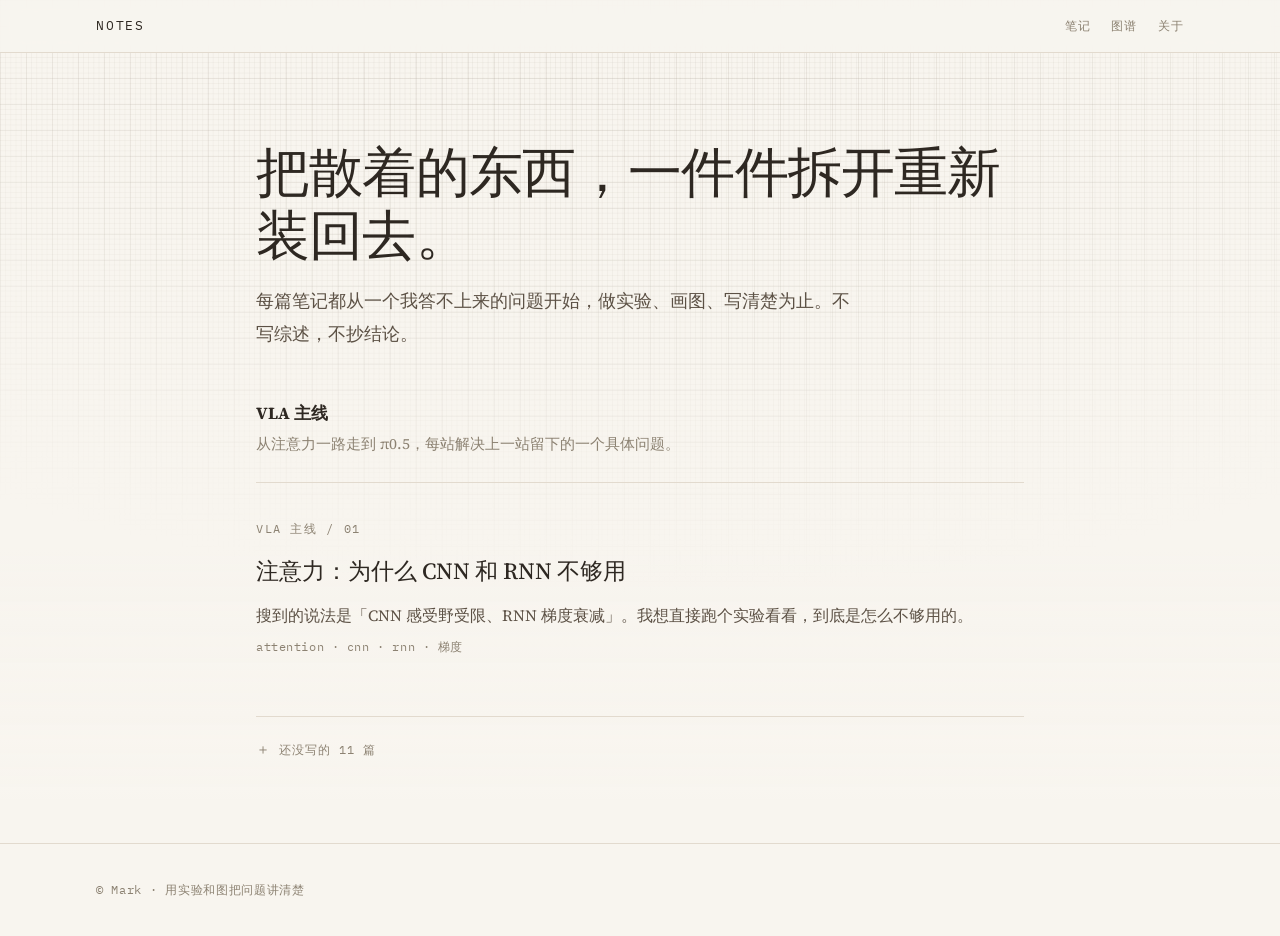
<file: index.html>
<!doctype html>
<html lang="zh-CN"><head>
<meta charset="utf-8">
<meta name="viewport" content="width=device-width,initial-scale=1">
<title>学习笔记</title>
<meta name="description" content="把散着的东西，一件件拆开重新装回去。">
<link rel="preconnect" href="https://fonts.googleapis.com">
<link rel="preconnect" href="https://fonts.gstatic.com" crossorigin>
<link href="https://fonts.googleapis.com/css2?family=Source+Serif+4:opsz,wght@8..60,400;8..60,500;8..60,600&family=IBM+Plex+Mono:wght@400;500&family=Inter:wght@400;500&display=swap" rel="stylesheet">
<link rel="icon" href="assets/favicon.svg" type="image/svg+xml">
<meta property="og:title" content="学习笔记">
<meta property="og:description" content="把散着的东西，一件件拆开重新装回去。">
<meta property="og:type" content="website">
<link rel="stylesheet" href="assets/style.css">

</head><body>
<header class="site"><div class="wrap">
  <a class="brand" href="index.html">NOTES</a>
  <nav><a href="index.html" class=on>笔记</a><a href="map.html">图谱</a><a href="about.html">关于</a></nav>
</div></header>

<div class="wrap hero"><div class="col">
  <h1>把散着的东西，一件件拆开重新装回去。</h1>
  <p>每篇笔记都从一个我答不上来的问题开始，做实验、画图、写清楚为止。不写综述，不抄结论。</p>
</div></div>
<div class="wrap" style="padding-bottom:5rem"><section class="col"><h4>VLA 主线</h4><p class="series-desc">从注意力一路走到 π0.5，每站解决上一站留下的一个具体问题。</p><a class="entry" href="notes/rn01-attention/index.html"><span class="num">VLA 主线 / 01</span><h2>注意力：为什么 CNN 和 RNN 不够用</h2><p>搜到的说法是「CNN 感受野受限、RNN 梯度衰减」。我想直接跑个实验看看，到底是怎么不够用的。</p><span class="meta">attention · cnn · rnn · 梯度</span></a><details class="queue"><summary>还没写的 11 篇</summary><ol><li><span class="num">02</span><b>Transformer Block</b><span>纯注意力会秩坍缩，FFN 和残差各自在挡哪一半。</span></li><li><span class="num">03</span><b>自回归与 GPT</b><span>怎么从一个 block 变成会生成的模型。</span></li><li><span class="num">04</span><b>图像如何变成 token</b><span>ViT / CLIP / SigLIP 是三种答案。</span></li><li><span class="num">05</span><b>token 如何进入 LLM</b><span>projector 和 cross-attention 是两条独立的轴。</span></li><li><span class="num">06</span><b>模仿学习与动作表示</b><span>问题本身长什么样：多模态、连续、有时序。</span></li><li><span class="num">07</span><b>扩散模型基础</b><span>怎么把一个分布学下来，而不是学一个平均值。</span></li><li><span class="num">08</span><b>Diffusion Policy</b><span>把扩散接到动作上，多模态才没被平均掉。</span></li><li><span class="num">09</span><b>Flow Matching</b><span>同一个分布，把采样步数压下来。</span></li><li><span class="num">10</span><b>π0</b><span>前面所有零件第一次拼到一起。</span></li><li><span class="num">11</span><b>RDT2</b><span>另一条路线，同一个问题。</span></li><li><span class="num">12</span><b>π0.5</b><span>泛化靠的是数据配方，不是结构。</span></li></ol></details></section></div>
<footer class="site"><div class="wrap">© Mark · 用实验和图把问题讲清楚</div></footer>

</body></html>
</file>
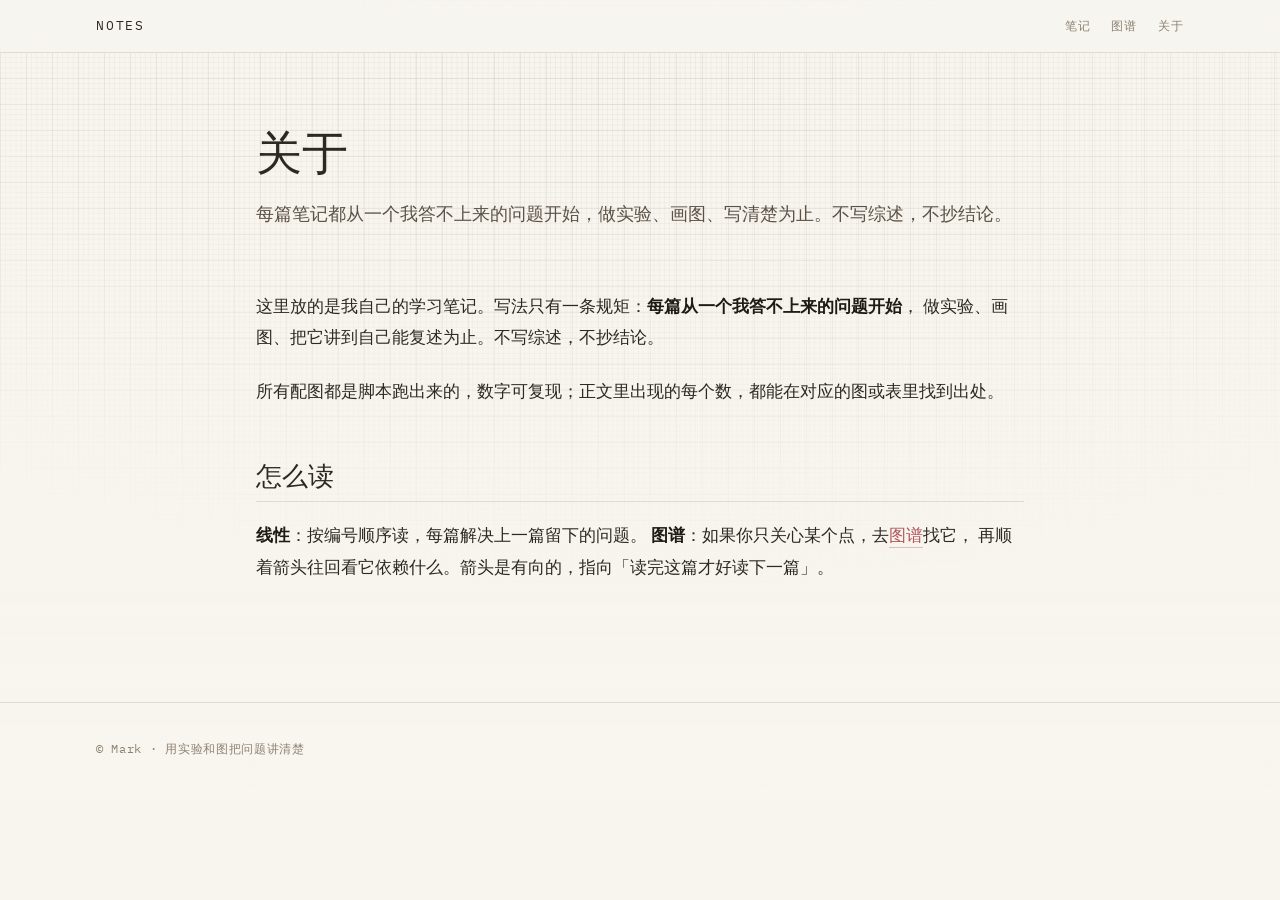
<file: about.html>
<!doctype html>
<html lang="zh-CN"><head>
<meta charset="utf-8">
<meta name="viewport" content="width=device-width,initial-scale=1">
<title>关于 · NOTES</title>
<meta name="description" content="把散着的东西，一件件拆开重新装回去。">
<link rel="preconnect" href="https://fonts.googleapis.com">
<link rel="preconnect" href="https://fonts.gstatic.com" crossorigin>
<link href="https://fonts.googleapis.com/css2?family=Source+Serif+4:opsz,wght@8..60,400;8..60,500;8..60,600&family=IBM+Plex+Mono:wght@400;500&family=Inter:wght@400;500&display=swap" rel="stylesheet">
<link rel="icon" href="assets/favicon.svg" type="image/svg+xml">
<meta property="og:title" content="关于 · NOTES">
<meta property="og:description" content="把散着的东西，一件件拆开重新装回去。">
<meta property="og:type" content="website">
<link rel="stylesheet" href="assets/style.css">

</head><body>
<header class="site"><div class="wrap">
  <a class="brand" href="index.html">NOTES</a>
  <nav><a href="index.html">笔记</a><a href="map.html">图谱</a><a href="about.html" class=on>关于</a></nav>
</div></header>

<div class="wrap post-head"><div class="col">
  <h1 class="title">关于</h1>
  <p class="lede">每篇笔记都从一个我答不上来的问题开始，做实验、画图、写清楚为止。不写综述，不抄结论。</p>
</div></div>
<article class="wrap"><div class="col">
<p>这里放的是我自己的学习笔记。写法只有一条规矩：<strong>每篇从一个我答不上来的问题开始</strong>，
做实验、画图、把它讲到自己能复述为止。不写综述，不抄结论。</p>
<p>所有配图都是脚本跑出来的，数字可复现；正文里出现的每个数，都能在对应的图或表里找到出处。</p>
<h2 id="how">怎么读</h2>
<p><strong>线性</strong>：按编号顺序读，每篇解决上一篇留下的问题。
<strong>图谱</strong>：如果你只关心某个点，去<a href="map.html">图谱</a>找它，
再顺着箭头往回看它依赖什么。箭头是有向的，指向「读完这篇才好读下一篇」。</p>
</div></article>
<footer class="site"><div class="wrap">© Mark · 用实验和图把问题讲清楚</div></footer>

</body></html>
</file>
<file: assets/style.css>
/* ── 设计令牌 ───────────────────────────────────────────────────
   米白暖调，和 Lab 配图的 warm 主题同源（bg #FDFBF7 / ink #3A3226 / hot #C1666B）。
   中文长文的排版和英文不一样：字更密、需要更大的行高和更宽的栏。
   参考站 origami 用 620px + 14px 等宽，那是英文短文；中文照搬会挤。 */
:root{
  --bg:#F8F5EF;          /* 页面底：米白偏暖，比纯白低 3% 亮度，长文不刺眼 */
  --surface:#FDFBF7;     /* 卡片/引用底 */
  --ink:#2E2822;         /* 正文 */
  --ink-2:#5C5145;       /* 次级正文（引用内） */
  --mute:#8C8272;        /* 元信息、图注 */
  --line:#E2DACE;        /* 分隔线 */
  --hot:#B3565B;         /* 强调，取自配图的 #C1666B 压暗一档以过对比度 */
  --hot-wash:#F6EBE8;    /* 强调色的极浅底 */
  --code-bg:#F1ECE3;
  --grid-1:rgba(140,130,114,.085);   /* 小格线 */
  --grid-2:rgba(140,130,114,.16);   /* 大格线 */

  --serif:"Source Serif 4","Songti SC","Source Han Serif SC","Noto Serif SC",Georgia,serif;
  --sans:"Inter","PingFang SC","Hiragino Sans GB","Microsoft YaHei",system-ui,sans-serif;
  --mono:"IBM Plex Mono",ui-monospace,SFMono-Regular,Menlo,Consolas,monospace;

  /* 排版比例：中文一行 40~46 个字最舒服，48rem ÷ 17px ≈ 45 字。
     图区比正文栏宽一档，容得下两张并排。 */
  --measure:48rem;       /* 正文栏 768px ≈ 45 字/行 */
  --wide:68rem;          /* 图区 1088px，= 两张并排 + 间距 */
  --fig-gap:1.6rem;      /* 并排图之间 */
  --fs:1.0625rem;        /* 17px */
  --lh:1.85;
}
@media (max-width:48rem){ :root{ --fs:1rem; --lh:1.8 } }

/* ── 网格底：固定一层，不随滚动。小格 5px、大格 25px，线只有几个百分点的
   透明度，靠 mask 从上往下渐隐 —— 有纸感但不抢正文。 */
body::before{
  content:"";position:fixed;inset:0;z-index:-1;pointer-events:none;
  --cell:26px;
  background-image:
    linear-gradient(var(--grid-1) 0 1px,transparent 1px calc(var(--cell) / 5)),
    linear-gradient(to right,var(--grid-1) 0 1px,transparent 1px calc(var(--cell) / 5)),
    linear-gradient(var(--grid-2) 0 1px,transparent 1px var(--cell)),
    linear-gradient(to right,var(--grid-2) 0 1px,transparent 1px var(--cell));
  background-size:
    calc(var(--cell) / 5) calc(var(--cell) / 5),
    calc(var(--cell) / 5) calc(var(--cell) / 5),
    var(--cell) var(--cell), var(--cell) var(--cell);
  -webkit-mask-image:radial-gradient(120% 85% at 50% 0%,#000 0%,#0009 42%,transparent 78%);
  mask-image:radial-gradient(120% 85% at 50% 0%,#000 0%,#0009 42%,transparent 78%);
}
/* 底部再压一层同色渐变，让网格化进底色而不是硬切 */
body::after{
  content:"";position:fixed;inset:auto 0 0 0;height:40vh;z-index:-1;pointer-events:none;
  background:linear-gradient(to bottom,transparent,var(--bg) 72%);
}

*{box-sizing:border-box;margin:0;padding:0}
html{-webkit-text-size-adjust:100%}
html{background:var(--bg)}
body{
  background:transparent;color:var(--ink);
  font-family:var(--serif);font-size:var(--fs);line-height:var(--lh);
  font-feature-settings:"kern" 1;
  -webkit-font-smoothing:antialiased;text-rendering:optimizeLegibility;
}

/* ── 栏宽系统：正文居中窄栏，图能挣脱到 --wide ───────────────── */
.wrap{width:min(100% - 2.5rem, var(--wide));margin-inline:auto}
.col{width:min(100%, var(--measure));margin-inline:auto}

/* ── 顶栏 ─────────────────────────────────────────────────── */
header.site{
  border-bottom:1px solid var(--line);
  background:color-mix(in srgb,var(--bg) 88%,transparent);
  backdrop-filter:saturate(1.2) blur(8px);
  position:sticky;top:0;z-index:20;
}
header.site .wrap{display:flex;align-items:baseline;gap:1.4rem;padding:.9rem 0}
header.site a.brand{
  font-family:var(--mono);font-size:.8rem;letter-spacing:.14em;text-transform:uppercase;
  color:var(--ink);text-decoration:none;
}
header.site nav{margin-left:auto;display:flex;gap:1.3rem}
header.site nav a{
  font-family:var(--mono);font-size:.75rem;letter-spacing:.08em;
  color:var(--mute);text-decoration:none;
}
header.site nav a:hover{color:var(--hot)}

/* ── 文章头 ────────────────────────────────────────────────── */
.post-head{padding:4.5rem 0 2.2rem}
.eyebrow{
  font-family:var(--mono);font-size:.72rem;letter-spacing:.16em;text-transform:uppercase;
  color:var(--hot);margin-bottom:1.1rem;
}
h1.title{
  font-size:clamp(2rem,4.2vw,2.9rem);font-weight:500;line-height:1.22;
  letter-spacing:-.01em;margin-bottom:1rem;
}
.lede{font-size:1.15rem;color:var(--ink-2);line-height:1.72;margin-bottom:1.6rem}
.byline{
  font-family:var(--mono);font-size:.74rem;letter-spacing:.06em;color:var(--mute);
  display:flex;flex-wrap:wrap;gap:.9rem;padding-top:1.1rem;border-top:1px solid var(--line);
}

/* ── 正文 ─────────────────────────────────────────────────── */
article{padding-bottom:6rem}
article p{margin:0 0 1.35em}
/* 内容压在网格之上；正文段落不给底色，让格子从字缝里透出来 */
header.site,article,.post-head,.hero,footer.site,.wrap{position:relative;z-index:1}
html{scroll-behavior:smooth;scroll-padding-top:5.5rem}
article h2{
  font-size:1.6rem;font-weight:500;line-height:1.35;letter-spacing:-.005em;
  margin:3.2rem 0 1.1rem;padding-bottom:.5rem;border-bottom:1px solid var(--line);
}
article h3{font-size:1.25rem;font-weight:600;margin:2.4rem 0 .85rem}
article h4{
  font-family:var(--mono);font-size:.82rem;letter-spacing:.1em;text-transform:uppercase;
  color:var(--hot);margin:2rem 0 .7rem;font-weight:500;
}
article strong{font-weight:600;color:#1F1A15}
article em{font-style:normal;color:var(--hot)}
article a{color:var(--hot);text-decoration:none;border-bottom:1px solid color-mix(in srgb,var(--hot) 35%,transparent)}
article a:hover{border-bottom-color:var(--hot)}
article ul,article ol{margin:0 0 1.35em;padding-left:1.35em}
article li{margin-bottom:.45em}
article li::marker{color:var(--mute)}
article hr{border:none;border-top:1px solid var(--line);margin:3rem 0}

/* 行内代码与代码块 */
code{font-family:var(--mono);font-size:.86em;background:var(--code-bg);
  padding:.14em .38em;border-radius:4px}
pre{background:var(--code-bg);border:1px solid var(--line);border-radius:8px;
  padding:1.1rem 1.25rem;overflow-x:auto;margin:0 0 1.5em}
pre code{background:none;padding:0;font-size:.82rem;line-height:1.7}

/* 引用：不用竖线，用极浅色块 —— 和米白底同族，克制 */
blockquote{
  background:var(--hot-wash);border-radius:10px;padding:1.15rem 1.35rem;
  margin:0 0 1.5em;color:var(--ink-2);font-size:.97em;
}
blockquote>*:last-child{margin-bottom:0}
blockquote strong{color:var(--hot)}

/* 表格 */
.table-wrap{overflow-x:auto;margin:0 0 1.6em}
table{border-collapse:collapse;width:100%;font-family:var(--sans);font-size:.9rem;line-height:1.6}
th,td{padding:.6rem .8rem;text-align:left;border-bottom:1px solid var(--line);vertical-align:top}
thead th{
  font-family:var(--mono);font-size:.72rem;letter-spacing:.08em;text-transform:uppercase;
  color:var(--mute);font-weight:500;border-bottom:1px solid var(--ink);
}
tbody tr:last-child td{border-bottom:none}

/* ── 图：默认满正文宽，标了 wide 就挣脱到 --wide ──────────────── */
figure{margin:2.4rem 0}
/* 高度封顶只挡极端高的图。定得太紧（84vh）会把竖图压得比正文栏还窄，
   反而丢掉细节 —— 竖图本来就该滚着看。 */
figure img{width:100%;max-width:100%;max-height:124vh;height:auto;
  display:block;margin-inline:auto;border-radius:6px}
/* 图比正文栏宽：网页没有分页约束，图宽一点图里的字就大一点。
   这是相对小红书卡片的红利，别浪费。 */
/* ⚠️ 别用 transform:translateX(-50%) 居中：下面淡入动画的 transform:none 会覆盖它，
   图会整个跑到右边。用 margin 算偏移，和 transform 不打架。 */
/* 每张图的 --w 由 save_web() 按「图内正文级字 → 页面 15px」反推，写进 inline style。
   别在这里另算宽度，会破坏图内文字和正文的基准关系。 */
figure{--w:640px;width:min(100%,var(--w));margin-inline:auto}
figure.wide{width:min(100vw - 3rem,var(--w));margin-left:calc(50% - min(100vw - 3rem,var(--w)) / 2)}

/* 并排：相邻两张图放得下就并成一行。按各自的 --w 分配宽度，
   不是硬等分 —— 一张宽一张窄时等分会把窄的那张撑虚。 */
.figrow{
  /* 顶对齐：读者从上往下扫，两张图的标题要齐。底对齐会让矮的那张沉到下面去 */
  display:flex;gap:var(--fig-gap);align-items:flex-start;justify-content:center;
  width:min(100vw - 3rem,var(--rw,var(--wide)));
  margin:2.4rem 0 2.4rem calc(50% - min(100vw - 3rem,var(--rw,var(--wide))) / 2);
}
.figrow figure{margin:0;flex:0 1 var(--w);width:auto;min-width:0}
.figrow figure img{width:100%}
@media (max-width:46rem){
  .figrow{display:block;width:100%;margin-left:0}
  .figrow figure{width:min(100%,var(--w));margin:0 auto 1.6rem}
  .figrow figure:last-child{margin-bottom:0}
}
figcaption{
  font-family:var(--mono);font-size:.72rem;line-height:1.6;letter-spacing:.03em;
  color:var(--mute);text-align:center;margin-top:.7rem;
}

/* 公式 */
.katex{font-size:1em}
.katex-display{margin:1.6em 0;overflow-x:auto;overflow-y:hidden;padding:.2rem 0}

/* ── 侧边纲要：右侧一列细线，hover 展开成标题 ──────────────────
   为什么不做成左侧固定栏：正文图会挣脱到 60rem，左栏一定会被图压住。
   细线贴在视口右缘，任何宽度都不打架，也不占布局空间。 */
.toc{
  position:fixed;right:1.1rem;top:50%;transform:translateY(-50%);z-index:15;
  display:flex;flex-direction:column;gap:.1rem;align-items:flex-end;
  padding:.6rem .4rem;max-height:78vh;
}
.toc a{
  --w:14px;
  position:relative;display:flex;align-items:center;justify-content:flex-end;
  gap:.55rem;height:1.35rem;text-decoration:none;color:var(--mute);
  font-family:var(--sans);font-size:.78rem;line-height:1.3;white-space:nowrap;
}
.toc a.lv3{--w:9px}
/* 那根线 */
.toc a::after{
  content:"";width:var(--w);height:1.5px;border-radius:2px;flex:0 0 auto;
  background:var(--line);transition:background .2s,width .22s;
}
.toc a:hover::after,.toc a.on::after{background:var(--hot);width:calc(var(--w) + 8px)}
/* 标题文字默认收起，hover 整列时滑出 */
.toc a>span{
  opacity:0;transform:translateX(6px);
  transition:opacity .2s ease,transform .26s cubic-bezier(.2,.9,.3,1);
  max-width:min(16rem,24vw);overflow:hidden;text-overflow:ellipsis;
}
.toc:hover{background:color-mix(in srgb,var(--bg) 82%,transparent);
  backdrop-filter:blur(6px);border-radius:10px}
.toc:hover a>span{opacity:1;transform:none}
.toc a.on>span{color:var(--hot)}
.toc a.lv3>span{font-size:.94em;opacity:0}
.toc:hover a.lv3>span{opacity:.85}
@media (max-width:60rem){ .toc{display:none} }
@media (prefers-reduced-motion:reduce){ .toc a>span{transition:none} }

/* ── 文章末尾 / 页脚 ──────────────────────────────────────── */
.post-foot{margin-top:4rem;padding-top:1.6rem;border-top:1px solid var(--line);
  font-family:var(--mono);font-size:.76rem;letter-spacing:.04em;color:var(--mute)}
footer.site{border-top:1px solid var(--line);padding:2.2rem 0;
  font-family:var(--mono);font-size:.72rem;letter-spacing:.06em;color:var(--mute)}

/* ── 首页列表 ─────────────────────────────────────────────── */
.hero{padding:5.5rem 0 3rem}
.hero h1{font-size:clamp(2.2rem,5vw,3.4rem);font-weight:500;line-height:1.15;letter-spacing:-.015em;margin-bottom:1.1rem}
.hero p{font-size:1.12rem;color:var(--ink-2);max-width:38rem}
.entry{display:block;text-decoration:none;color:inherit;padding:1.8rem 0;border-top:1px solid var(--line)}
.entry:hover h2{color:var(--hot)}
.entry .num{font-family:var(--mono);font-size:.72rem;letter-spacing:.14em;color:var(--mute)}
.entry h2{font-size:1.45rem;font-weight:500;margin:.45rem 0 .5rem;transition:color .15s}
.entry p{color:var(--ink-2);font-size:.98rem;margin:0}
.entry .meta{font-family:var(--mono);font-size:.72rem;letter-spacing:.05em;color:var(--mute);margin-top:.6rem}
.entry.soon{opacity:.42;pointer-events:none}

::selection{background:var(--hot-wash)}

/* ══ 图进入视口时淡入（JS 加 .in） ═════════════════════════════ */
figure{opacity:0;transform:translateY(10px);transition:opacity .55s ease,transform .55s ease}
figure.in{opacity:1;transform:none}
@media (prefers-reduced-motion:reduce){figure{opacity:1;transform:none;transition:none}}

/* ══ 文末「接下来」 ══════════════════════════════════════════ */
.next-row{display:grid;gap:.9rem;grid-template-columns:repeat(auto-fit,minmax(15rem,1fr))}
.next-card{display:block;padding:1.1rem 1.2rem;border:1px solid var(--line);border-radius:10px;
  text-decoration:none;color:inherit;background:var(--surface);transition:border-color .18s,transform .18s}
.next-card:hover{border-color:var(--hot);transform:translateY(-2px)}
.next-card .num{font-family:var(--mono);font-size:.7rem;letter-spacing:.14em;color:var(--mute)}
.next-card b{display:block;font-weight:500;margin:.3rem 0 .35rem}
.next-card span:last-child{font-size:.88rem;color:var(--mute);line-height:1.6}
.next-card.soon{opacity:.5}

/* ══ 图谱页 ═════════════════════════════════════════════════ */
:root{--arrow:#C6BCAA}
.map-wrap{padding-bottom:4rem;overflow:visible}
.map-toolbar{display:flex;align-items:center;gap:1rem;margin-bottom:1rem;flex-wrap:wrap}
.seg{display:inline-flex;border:1px solid var(--line);border-radius:999px;overflow:hidden;background:var(--surface)}
.seg button{appearance:none;border:0;background:none;cursor:pointer;
  font-family:var(--mono);font-size:.74rem;letter-spacing:.08em;color:var(--mute);
  padding:.48rem 1.05rem;transition:background .18s,color .18s}
.seg button:hover{color:var(--ink)}
.seg button.on{background:var(--ink);color:var(--bg)}
.map-hint{font-family:var(--mono);font-size:.7rem;letter-spacing:.05em;color:var(--mute)}

/* 图谱不装在盒子里：一条线都不画，让它铺满整个视口宽，
   靠页面自己的网格底当画布。四周用 mask 渐隐，边界是"化开"而不是"切断"。 */
#stage{position:relative;width:100vw;margin-left:calc(50% - 50vw);
  height:min(82vh,820px);overflow:hidden;
  /* 只在最外缘化开一点点。渐隐范围要比下面 map.js 的 PADX 窄，
     否则最左最右的节点会被吃成半透明。 */
  -webkit-mask-image:linear-gradient(to right,transparent,#000 3.5%,#000 96.5%,transparent);
  mask-image:linear-gradient(to right,transparent,#000 3.5%,#000 96.5%,transparent)}
#graph{width:100%;height:100%;display:block;cursor:grab}
#graph:active{cursor:grabbing}

.link{fill:none;stroke:var(--arrow);stroke-width:1.3;opacity:.55;
  transition:opacity .3s,stroke .3s,stroke-width .3s}
.link.hi{stroke:var(--hot);stroke-width:2;opacity:1}
.link.dim{opacity:.1}

.node{cursor:pointer}
/* 按拓扑深度依次浮现。用 CSS 而不是 d3.transition —— 见 map.js 里的说明。 */
.node.in{animation:nodeIn .5s cubic-bezier(.2,.9,.3,1) both;animation-delay:var(--delay,0ms)}
@keyframes nodeIn{from{opacity:0}to{opacity:1}}
@media (prefers-reduced-motion:reduce){.node.in{animation:none;opacity:1}}
.node .dot{fill:var(--surface);stroke:var(--ink);stroke-width:1.5;transition:fill .22s,stroke .22s}
.node.pub .dot{fill:var(--ink);stroke:var(--ink)}
/* 没写的笔记：空心细边。半径只有 6px，虚线在这个尺寸下几乎看不见，用实线 */
.node.soon .dot{fill:var(--bg);stroke:var(--arrow);stroke-width:1.6}
.node .halo{fill:var(--hot);opacity:0;transition:opacity .25s}
.node .label{font-family:var(--sans);font-size:12.5px;fill:var(--ink-2);pointer-events:none;
  transition:fill .22s,font-weight .22s}
.node:hover .halo,.node.hi .halo{opacity:.14}
.node:hover .dot,.node.hi .dot{fill:var(--hot);stroke:var(--hot)}
.node:hover .label,.node.hi .label{fill:var(--hot)}
.node.dim{opacity:.2}
.node{transition:opacity .3s}

#tip{position:absolute;pointer-events:none;opacity:0;transform:translateY(4px);
  transition:opacity .18s,transform .18s;background:var(--ink);color:var(--bg);
  border-radius:9px;padding:.7rem .85rem;max-width:17rem;z-index:5;
  box-shadow:0 12px 30px rgba(46,40,34,.22)}
#tip.on{opacity:1;transform:none}
#tip b{font-family:var(--sans);font-size:.85rem;font-weight:500;display:block;margin-bottom:.3rem}
#tip p{font-size:.78rem;line-height:1.55;opacity:.8;margin:0 0 .4rem}
#tip span{display:block;font-family:var(--mono);font-size:.66rem;letter-spacing:.04em;opacity:.62;margin-top:.15rem}

.map-panel{margin-top:1.2rem;border:1px solid var(--line);border-radius:12px;
  background:var(--surface);padding:1.4rem 1.5rem;max-width:34rem;
  animation:rise .32s ease}
@keyframes rise{from{opacity:0;transform:translateY(8px)}to{opacity:1;transform:none}}
.map-panel .pnum{font-family:var(--mono);font-size:.72rem;letter-spacing:.14em;color:var(--mute)}
.map-panel h3{font-size:1.25rem;font-weight:500;margin:.3rem 0 .5rem}
.map-panel>p{color:var(--ink-2);font-size:.95rem;margin-bottom:1rem}
.pl{display:flex;flex-wrap:wrap;gap:.5rem;align-items:baseline;margin-bottom:.55rem}
.pl>span{font-family:var(--mono);font-size:.68rem;letter-spacing:.1em;color:var(--mute);min-width:3rem}
.pl a{font-size:.88rem;color:var(--hot);text-decoration:none;
  border-bottom:1px solid color-mix(in srgb,var(--hot) 30%,transparent)}
.pl a.soon{color:var(--mute);border:0;pointer-events:none}
.pgo{display:inline-block;margin-top:.8rem;font-family:var(--mono);font-size:.76rem;
  letter-spacing:.06em;color:var(--hot);text-decoration:none}
.pgo.soon{color:var(--mute)}

@media (max-width:48rem){
  #stage{height:64vh}
  .node .label{font-size:10px}
}

/* ══ 首页：未发布的折叠起来，别淹掉已发布的 ═══════════════════ */
.series-desc{color:var(--mute);font-size:.95rem;margin-bottom:1.5rem}
.queue{margin-top:1.6rem;border-top:1px solid var(--line);padding-top:1.2rem}
.queue summary{font-family:var(--mono);font-size:.74rem;letter-spacing:.08em;
  color:var(--mute);cursor:pointer;list-style:none;display:flex;align-items:center;gap:.5rem}
.queue summary::-webkit-details-marker{display:none}
.queue summary::before{content:'＋';font-size:.9rem;transition:transform .2s}
.queue[open] summary::before{content:'－'}
.queue summary:hover{color:var(--ink)}
.queue ol{list-style:none;padding:0;margin:1rem 0 0}
.queue li{display:grid;grid-template-columns:2.4rem 1fr;gap:.2rem .7rem;
  padding:.62rem 0;border-bottom:1px solid var(--line);align-items:baseline}
.queue li:last-child{border-bottom:none}
.queue li .num{font-family:var(--mono);font-size:.72rem;color:var(--mute);letter-spacing:.06em}
.queue li b{font-weight:500;font-size:1rem}
.queue li span:last-child{grid-column:2;font-size:.87rem;color:var(--mute);line-height:1.55}

/* ══ 图：和米白底有边界，可点开看细节 ════════════════════════ */
figure{position:relative}
figure img{
  background:#FDFBF7;
  border:1px solid var(--line);
  border-radius:8px;
  box-shadow:0 1px 2px rgba(46,40,34,.04),0 8px 24px rgba(46,40,34,.05);
  cursor:zoom-in;transition:box-shadow .25s,border-color .25s;
}
figure:hover img{box-shadow:0 2px 4px rgba(46,40,34,.06),0 14px 36px rgba(46,40,34,.09);
  border-color:#D8CEBF}
figure .zoom{
  position:absolute;right:.7rem;bottom:.7rem;width:2rem;height:2rem;border-radius:50%;
  border:1px solid var(--line);background:color-mix(in srgb,var(--surface) 92%,transparent);
  color:var(--mute);font-size:.82rem;line-height:1;cursor:zoom-in;
  opacity:0;transform:scale(.9);transition:opacity .2s,transform .2s;backdrop-filter:blur(4px);
}
figure:hover .zoom{opacity:1;transform:none}
.lightbox{
  --lb-pad:2.5rem;
  position:fixed;inset:0;z-index:60;display:none;place-items:center;
  background:color-mix(in srgb,#2E2822 82%,transparent);backdrop-filter:blur(6px);
  padding:var(--lb-pad);cursor:zoom-out;
}
/* minmax(0,1fr) 是必须的：grid 行高默认 auto，子元素的 max-height:100% 会和
   「行高由内容决定」互相依赖，浏览器直接当 none —— 图就以原始尺寸画出来、
   从顶部 padding 往下溢出，看着像「图偏下」。 */
.lightbox.on{display:grid;grid-template-rows:minmax(0,1fr);animation:fade .22s ease}
@keyframes fade{from{opacity:0}to{opacity:1}}
.lightbox img{max-width:100%;
  /* 用绝对值兜底，不依赖父高度的百分比换算 */
  max-height:calc(100vh - var(--lb-pad) * 2);
  height:auto;width:auto;object-fit:contain;
  border-radius:10px;background:#FDFBF7;box-shadow:0 30px 80px rgba(0,0,0,.35);
  animation:pop .28s cubic-bezier(.2,.9,.3,1)}
@keyframes pop{from{opacity:0;transform:scale(.97)}to{opacity:1;transform:none}}
.lb-close{position:fixed;top:1.4rem;right:1.6rem;width:2.4rem;height:2.4rem;
  border-radius:50%;border:0;background:rgba(255,255,255,.12);color:#fff;
  font-size:1.4rem;line-height:1;cursor:pointer}
@media (prefers-reduced-motion:reduce){.lightbox.on,.lightbox img{animation:none}}
</file>
